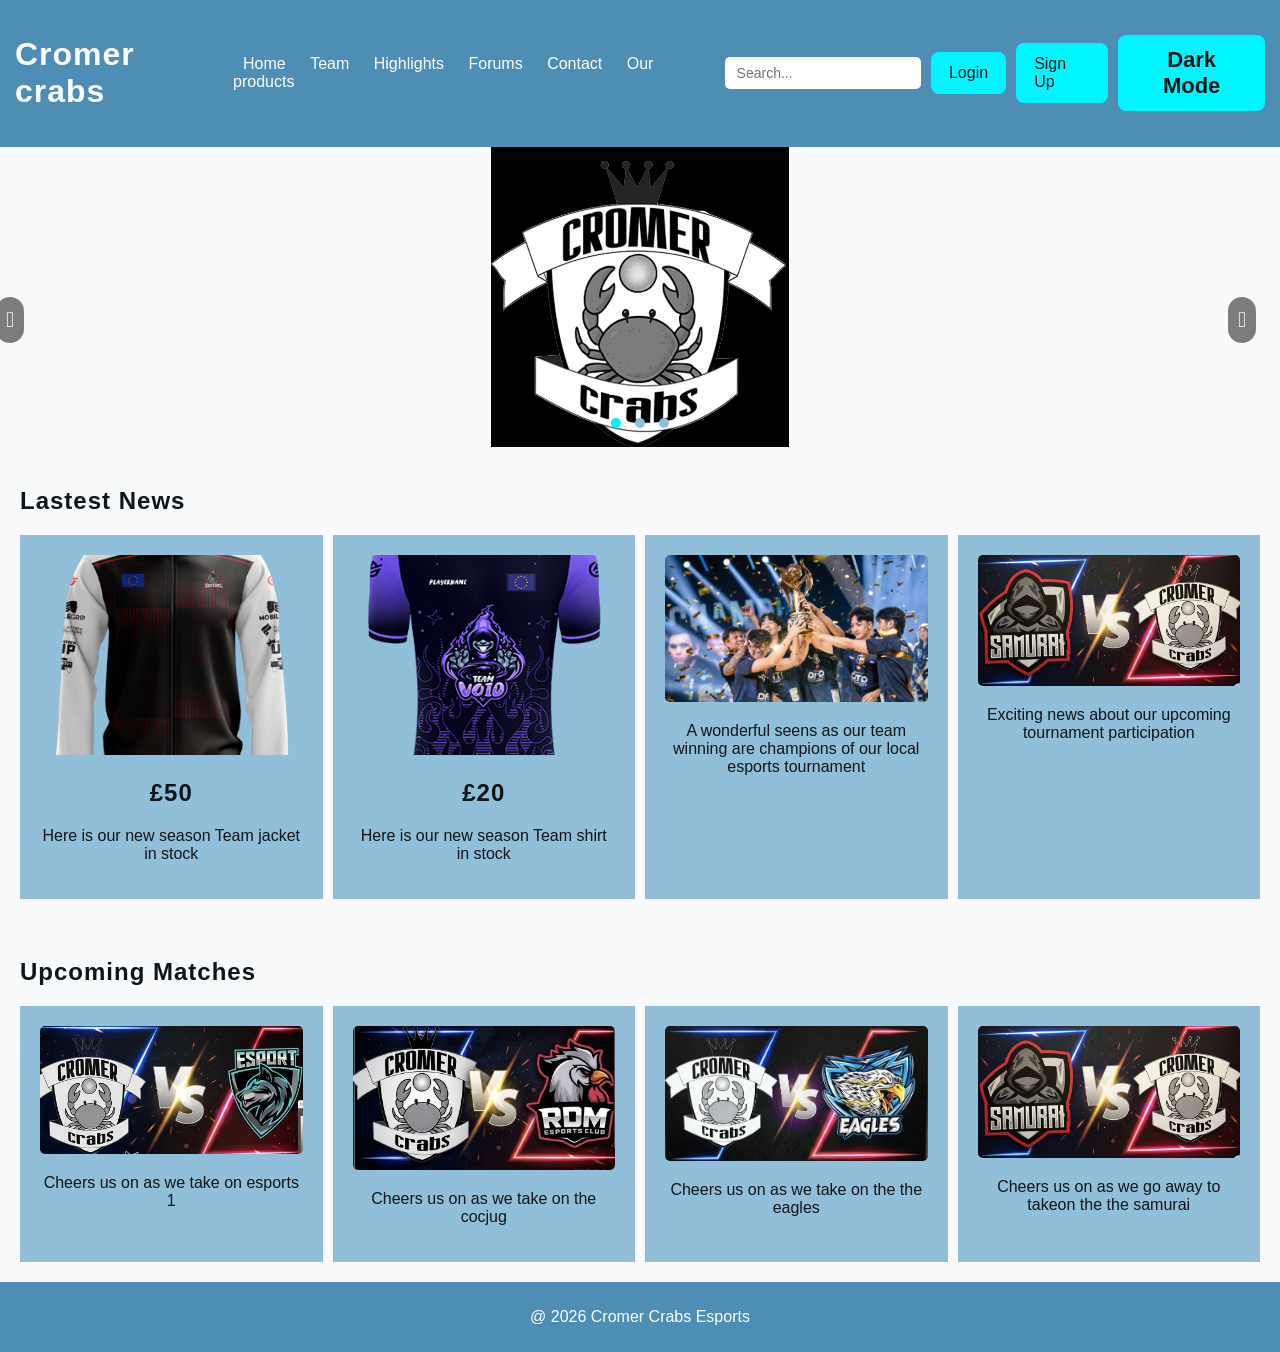
<file: index.html>
<!DOCTYPE html>
<html lang="en">
<head>
    <meta charset="UTF-8">
    <meta name="viewport" content="width=device-width, initial-scale=1.0">
    <title>home page</title>
    <link rel="stylesheet" href="style.css">
</head>
<body>
    
    <header>
    <h1 class="logo">Cromer crabs</h1>

    <nav>
        <a href="index.html">Home</a>
        <a href="team.html">Team</a>
        <a href="Highlight.html">Highlights</a>
        <a href="forums.html">Forums</a>
        <a href="contact.html">Contact</a>
        <a href="ourproducts.html">Our products</a>
    </nav>

    <div class="actions">
        <input type="text" placeholder="Search...">
        <a href="login.html">Login</a>
        <a href="signup.html">Sign Up</a>
        <button id="theme-toggle" class="theme-toggle">Toggle Theme</button>
    </div>
    </header>

    <section class="hero">
      <div class="slides">

        <div class="slide active"><img src="assets/carsouel 1.png" alt="Cromer Crabs Logo"></div>
        <div class="slide"><img src="assets/Gentle_Mates_marteen.png" alt="Marteen"></div>
        <div class="slide"><img src="assets/vs team 1.jpg" alt="cromer vs esport 1"></div>

      </div>

      <button class="prev">&#100094;</button>
      <button class="next">&#100095;</button>

      <div class="carousel-nav">
        <span class="dot active"></span>
        <span class="dot"></span>
        <span class="dot"></span>
      </div>
    </section>


    <section class="section">
        <h2>Lastest News</h2>
        <div class="grid">
            <div class="card"><img src="assets/Sentinel_Jacket-Front_Store.png" alt="jacket"><h2>£50</h2><p>Here is our new season Team jacket in stock</p></div>
            <div class="card"><img src="assets/team_void_Jersey_Front.png" alt="Shirt"><h2>£20</h2><p>Here is our new season Team shirt in stock</p></div>
            <div class="card"><img src="assets/team win 2.jpg" alt="team win"><p>A wonderful seens as our team winning are champions of our local esports tournament</p></div>
            <div class="card"><img src="assets/vs team 4.jpeg" alt="vs team 4"><p>Exciting news about our upcoming tournament participation</p></div>
        </div>
    </section>


    <section class="section">
        <h2>Upcoming Matches</h2>
        <div class="grid">
            <div class="card"><img src="assets/vs team 1.jpg" alt="vs team 1"><p>Cheers us on as we take on esports 1</p></div>
            <div class="card"><img src="assets/vs team 2.jpg" alt="vs team 2"><p>Cheers us on as we take on the cocjug</p></div>
            <div class="card"><img src="assets/vs team 3.jpeg" alt="vs team 3"><p>Cheers us on as we take on the the eagles</p></div>
            <div class="card"><img src="assets/vs team 4.jpeg" alt="vs team 4"><p>Cheers us on as we go away to takeon the the samurai</p></div>
        </div>
    </section>

    <footer>
        <p>@ 2026 Cromer Crabs Esports</p>
    </footer>

    <script src="script.js"></script>
</body>
</html>
</file>
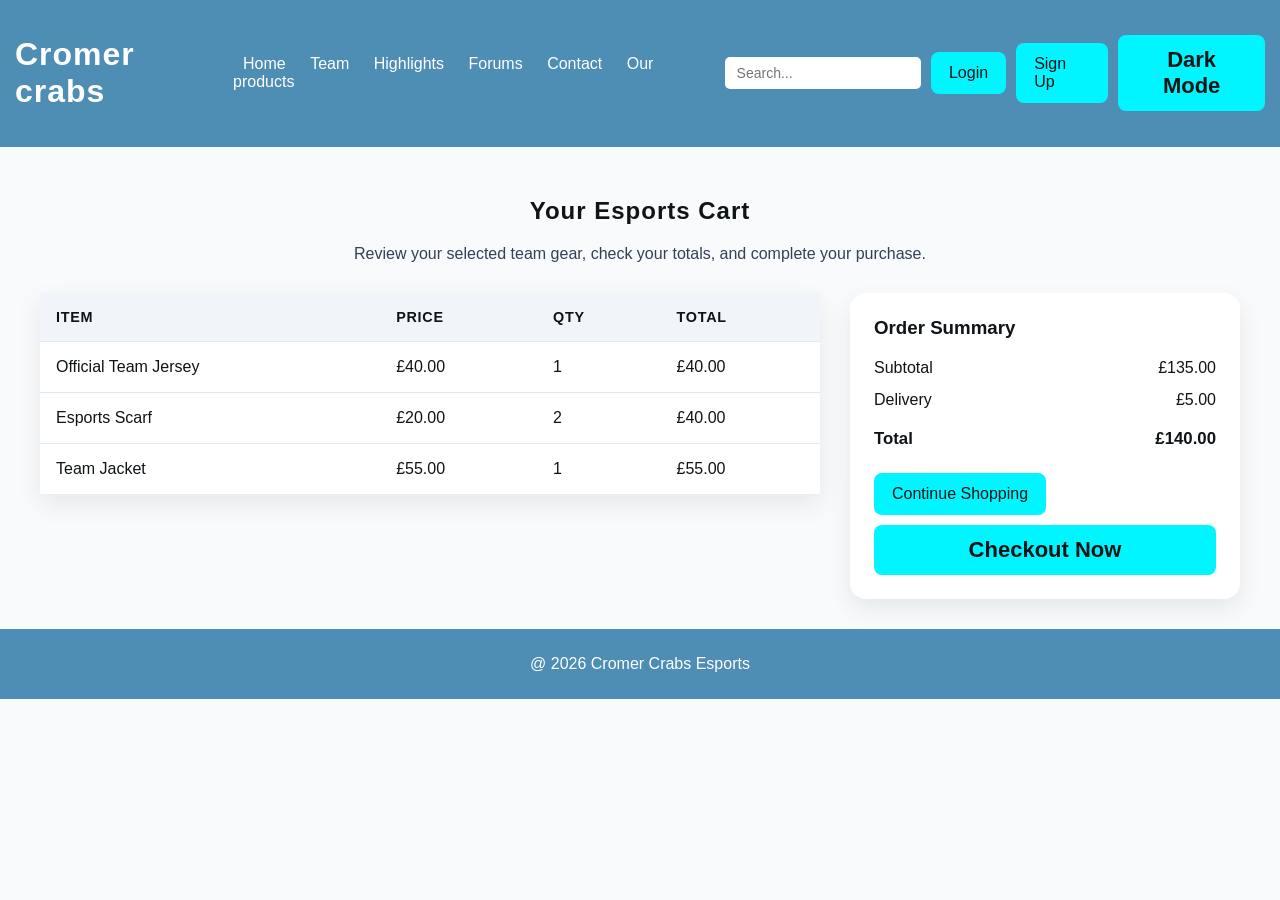
<file: cart.html>
<!DOCTYPE html>
<html lang="en">
<head>
    <meta charset="UTF-8">
    <meta name="viewport" content="width=device-width, initial-scale=1.0">
    <title>Esports Cart</title>
    <link rel="stylesheet" href="style.css">
</head>
<body>
    

    <header>
    <h1 class="logo">Cromer crabs</h1>

    <nav>
        <a href="index.html">Home</a>
        <a href="team.html">Team</a>
        <a href="Highlight.html">Highlights</a>
        <a href="forums.html">Forums</a>
        <a href="contact.html">Contact</a>
        <a href="ourproducts.html">Our products</a>
    </nav>

    <div class="actions">
        <input type="text" placeholder="Search...">
        <a href="login.html">Login</a>
        <a href="signup.html">Sign Up</a>
        <button id="theme-toggle" class="theme-toggle">Toggle Theme</button>
    </div>
    </header>

    <main class="cart-page">
        <section class="cart-intro">
            <h2>Your Esports Cart</h2>
            <p>Review your selected team gear, check your totals, and complete your purchase.</p>
        </section>

        <section class="cart-container">
            <table class="cart-table">
                <thead>
                    <tr>
                        <th>Item</th>
                        <th>Price</th>
                        <th>Qty</th>
                        <th>Total</th>
                    </tr>
                </thead>
                <tbody>
                    <tr>
                        <td>Official Team Jersey</td>
                        <td>£40.00</td>
                        <td>1</td>
                        <td>£40.00</td>
                    </tr>
                    <tr>
                        <td>Esports Scarf</td>
                        <td>£20.00</td>
                        <td>2</td>
                        <td>£40.00</td>
                    </tr>
                    <tr>
                        <td>Team Jacket</td>
                        <td>£55.00</td>
                        <td>1</td>
                        <td>£55.00</td>
                    </tr>
                </tbody>
            </table>

            <aside class="order-summary">
                <h3>Order Summary</h3>
                <div class="summary-row">
                    <span>Subtotal</span>
                    <span>£135.00</span>
                </div>
                <div class="summary-row">
                    <span>Delivery</span>
                    <span>£5.00</span>
                </div>
                <div class="summary-total">
                    <span>Total</span>
                    <span>£140.00</span>
                </div>
                <div class="cart-actions">
                    <a class="btn" href="ourproducts.html">Continue Shopping</a>
                    <button class="checkout-btn">Checkout Now</button>
                </div>
            </aside>
        </section>
    </main>

    <footer>
      <p>@ 2026 Cromer Crabs Esports</p>
    </footer>

    <script src="script.js"></script>
</body>
</html>
</file>
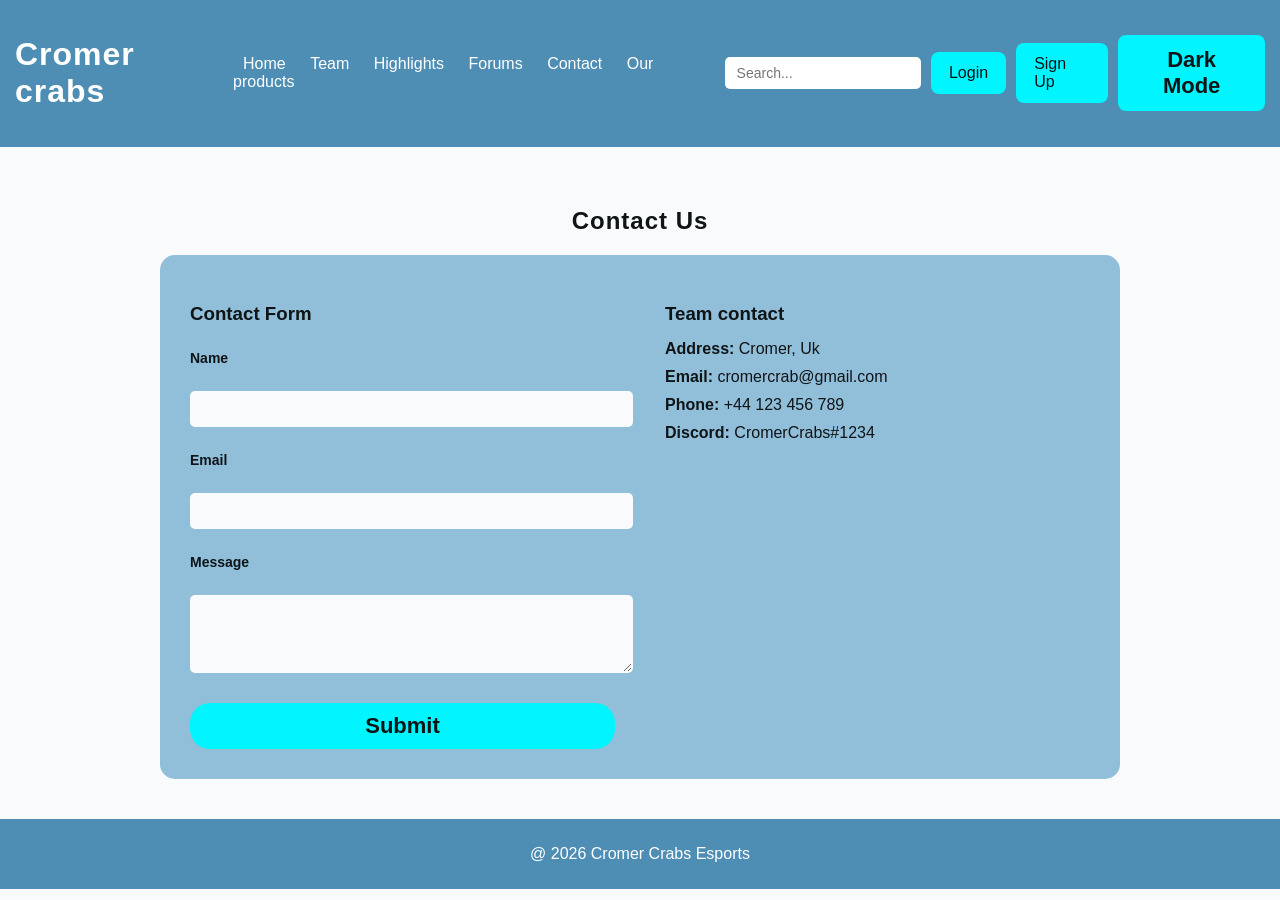
<file: contact.html>
<!DOCTYPE html>
<html lang="en">
<head>
    <meta charset="UTF-8">
    <meta name="viewport" content="width=device-width, initial-scale=1.0">
    <title>Contact</title>
    <link rel="stylesheet" href="style.css">
</head>
<body>
    

    <header>
    <h1 class="logo">Cromer crabs</h1>

    <nav>
        <a href="index.html">Home</a>
        <a href="team.html">Team</a>
        <a href="Highlight.html">Highlights</a>
        <a href="forums.html">Forums</a>
        <a href="contact.html">Contact</a>
        <a href="ourproducts.html">Our products</a>
    </nav>

    <div class="actions">
        <input type="text" placeholder="Search...">
        <a href="login.html">Login</a>
        <a href="signup.html">Sign Up</a>
        <button id="theme-toggle" class="theme-toggle">Toggle Theme</button>
    </div>
    </header>

    <section class="contact-section">
        <h2>Contact Us</h2>

        <div class="contact-container">

            <div class="contact-form">
                <h3>Contact Form</h3>

                <form>
                    <label>Name</label>
                    <input type="text"required>

                    <label>Email</label>
                    <input type="email"required>

                    <label>Message</label>
                    <textarea rows="4"></textarea>

                    <button type="submit" class="submit-btn">Submit</button>
                </form>
            </div>

            <div class="team-info">
                <h3>Team contact</h3>

                <p><strong>Address:</strong> Cromer, Uk</p>
                <p><strong>Email:</strong> cromercrab@gmail.com</p>
                <p><strong>Phone:</strong> +44 123 456 789</p>
                <p><strong>Discord:</strong> CromerCrabs#1234</p>
            </div>

        </div>
    </section>

    <footer>
        <p>@ 2026 Cromer Crabs Esports</p>
    </footer>

    <script src="script.js"></script>
</body>
</html>
</file>
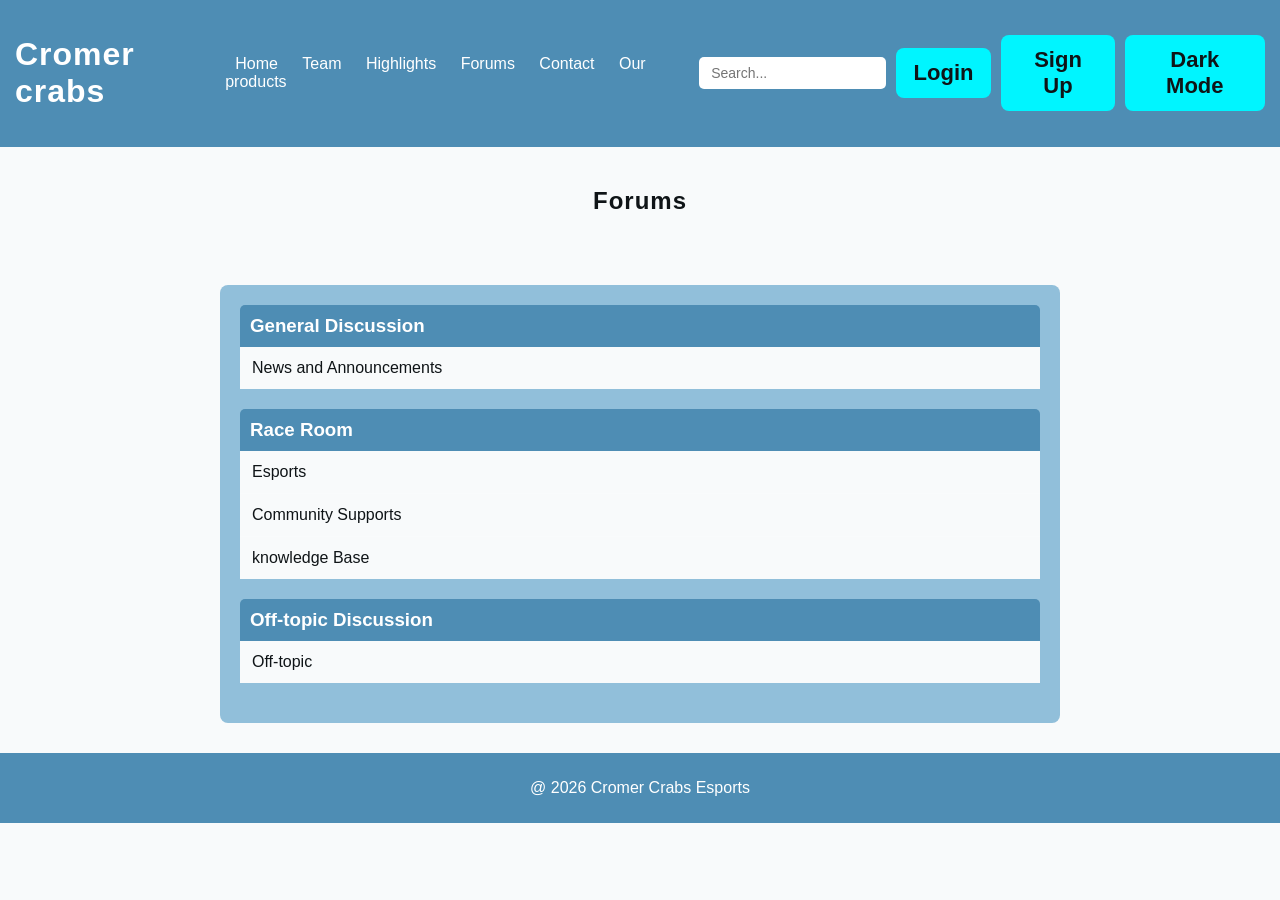
<file: forums.html>
<!DOCTYPE html>
<html lang="en">
<head>
    <meta charset="UTF-8">
    <meta name="viewport" content="width=device-width, initial-scale=1.0">
    <title>Forums</title>
    <link rel="stylesheet" href="style.css">
</head>
<body>
    

     <header>
    <h1 class="logo">Cromer crabs</h1>

    <nav>
        <a href="index.html">Home</a>
        <a href="team.html">Team</a>
        <a href="Highlight.html">Highlights</a>
        <a href="forums.html">Forums</a>
        <a href="contact.html">Contact</a>
        <a href="ourproducts.html">Our products</a>
    </nav>

    <div class="actions">
        <input type="text" placeholder="Search...">
        <button class>Login</button>
        <button>Sign Up</button>
        <button id="theme-toggle" class="theme-toggle">Toggle Theme</button>
    </div>
    </header>

<section class="page-title">
    <h2>Forums</h2>
</section>

<section class="forums-container">
    <div class="forum-group">
        <h3>General Discussion</h3>

        <div class="forum-item">News and Announcements</div>
    </div>
    <div class="forum-group">
        <h3>Race Room</h3>

        <div class="forum-item">Esports</div>
        <div class="forum-item">Community Supports</div>
        <div class="forum-item">knowledge Base</div>        
    </div>

    <div class="forum-group">
        <h3>Off-topic Discussion</h3>

        <div class="forum-item">Off-topic</div>
    </div>
</section>

    <footer>
      <p>@ 2026 Cromer Crabs Esports</p>
    </footer>
    
    <script src="script.js"></script>
</body>
</html>
</file>
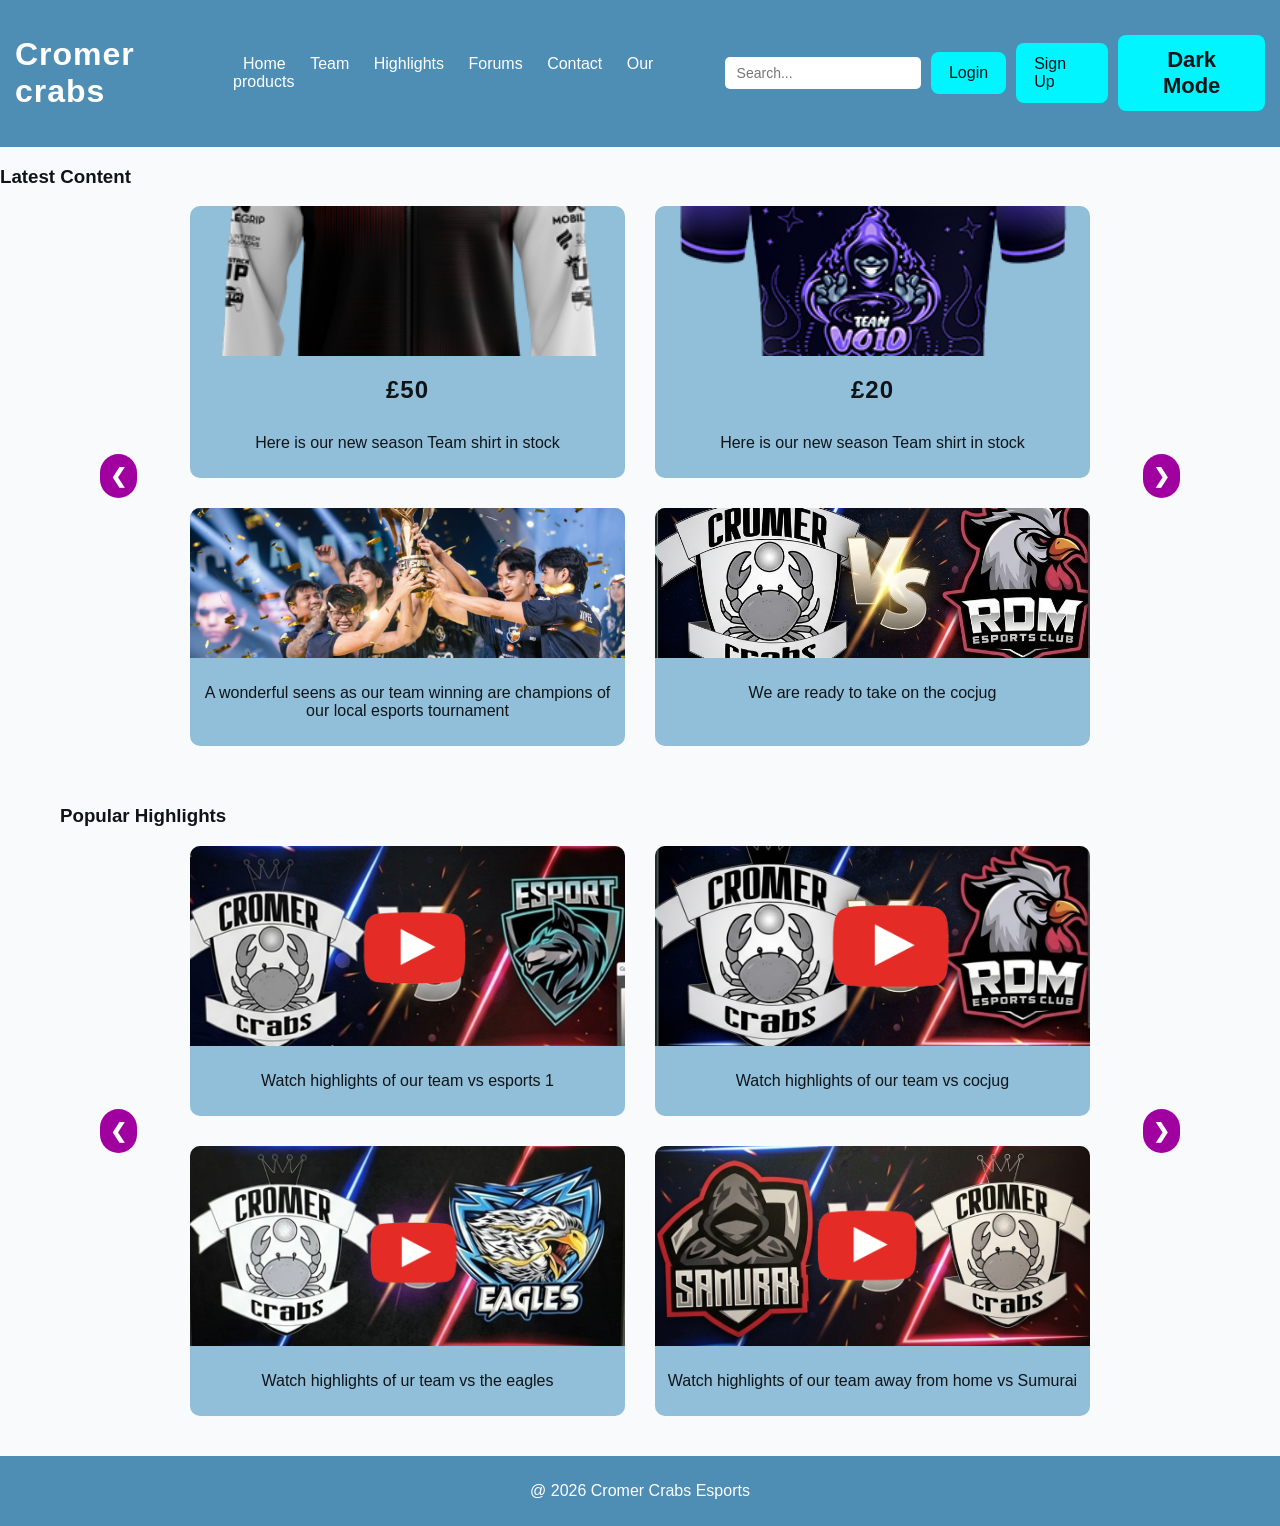
<file: Highlight.html>
<!DOCTYPE html>
<html lang="en">
<head>
    <meta charset="UTF-8">
    <meta name="viewport" content="width=device-width, initial-scale=1.0">
    <title>Higlights</title>
    <link rel="stylesheet" href="style.css">
</head>
<body>
    
    <header>
    <h1 class="logo">Cromer crabs</h1>

    <nav>
        <a href="index.html">Home</a>
        <a href="team.html">Team</a>
        <a href="Highlight.html">Highlights</a>
        <a href="forums.html">Forums</a>
        <a href="contact.html">Contact</a>
        <a href="ourproducts.html">Our products</a>
    </nav>

    <div class="actions">
        <input type="text" placeholder="Search...">
        <a href="login.html">Login</a>
        <a href="signup.html">Sign Up</a>
        <button id="theme-toggle" class="theme-toggle">Toggle Theme</button>
    </div>
    </header>

    <section class="Highlight-section">
        <h3>Latest Content</h3>

        <div class="highlight-container">
            
            <button class="arrow left">&#10094;</button>

            <div class="highlight-grid">
                <div class="highlight-card">
                    <img src="assets/Sentinel_Jacket-Front_Store.png">
                    <h2>£50</h2><p>Here is our new season Team shirt in stock</p>
                </div>

                <div class="highlight-card">
                   <img src="assets/team_void_Jersey_Front.png">
                   <h2>£20</h2><p>Here is our new season Team shirt in stock</p>
                </div>

               <div class="highlight-card">
                  <img src="assets/team win 2.jpg">
                  <p>A wonderful seens as our team winning are champions of our local esports tournament</p>
               </div>

            <div class="highlight-card">
               <img src="assets/vs team 2.jpg">
               <p>We are ready to take on the cocjug</p>
            </div>
        </div>

        <button class="arrow right">&#10095;</button>
    </div>
    </section>



    <section class="highlight-section">
        <h3>Popular Highlights</h3>

        <div class="highlight-container">

            <button class="arrow left">&#10094;</button>

            <div class="highlight-grid">
                <div class="highlight-card large">
                    <img src="assets/Picture1.png">
                    <p>Watch highlights of our team vs esports 1</p>
                </div>

            <div class="highlight-card large">
                <img src="assets/Picture2.png">
                <p>Watch highlights of our team vs cocjug</p>
            </div>

            <div class="highlight-card large">
                <img src="assets/picture 3.png">
                <p>Watch highlights of ur team vs the eagles</p>
            </div>
        
        <div class="highlight-card large">
            <img src="assets/Picture 4.png">
            <p>Watch highlights of our team away from home vs Sumurai</p>
        </div>
           </div>
        <button class="arrow right">&#10095;</button>
    </div>
    </section>


    <footer>
      <p>@ 2026 Cromer Crabs Esports</p>
    </footer>
    
    <script src="script.js"></script>
</body>
</html>
</file>
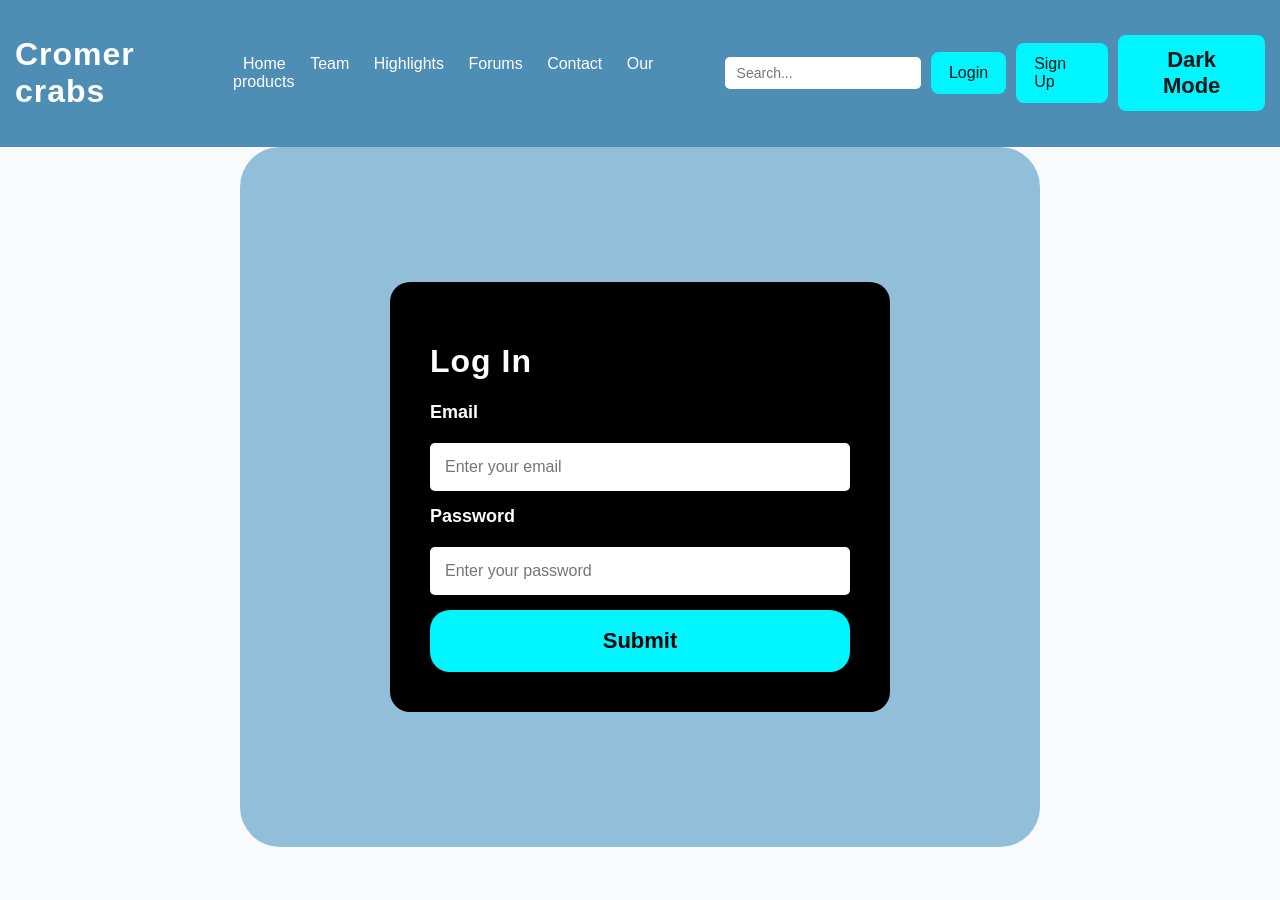
<file: login.html>
<!DOCTYPE html>
<html lang="en">
<head>
    <meta charset="UTF-8">
    <meta name="viewport" content="width=device-width, initial-scale=1.0">
    <title>Log in</title>
    <link rel="stylesheet" href="style.css">
</head>
<body>

    
    <header>
    <h1 class="logo">Cromer crabs</h1>

    <nav>
        <a href="index.html">Home</a>
        <a href="team.html">Team</a>
        <a href="Highlight.html">Highlights</a>
        <a href="forums.html">Forums</a>
        <a href="contact.html">Contact</a>
        <a href="ourproducts.html">Our products</a>
    </nav>

    <div class="actions">
        <input type="text" placeholder="Search...">
        <a href="login.html">Login</a>
        <a href="signup.html">Sign Up</a>
        <button id="theme-toggle" class="theme-toggle">Toggle Theme</button>
    </div>
    </header>
    
    <div class="login-container">

        <div class="login-box">
            <h1>Log In</h1>

        <form>

            <label>Email</label>
            <input type="email" placeholder="Enter your email" required>

            <label>Password</label>
            <input type="password" placeholder="Enter your password" required>

            
            <button type="submit">Submit</button>
        </form>
        </div>
    </div>

    <script src="script.js"></script>
</body>
</html>
</file>
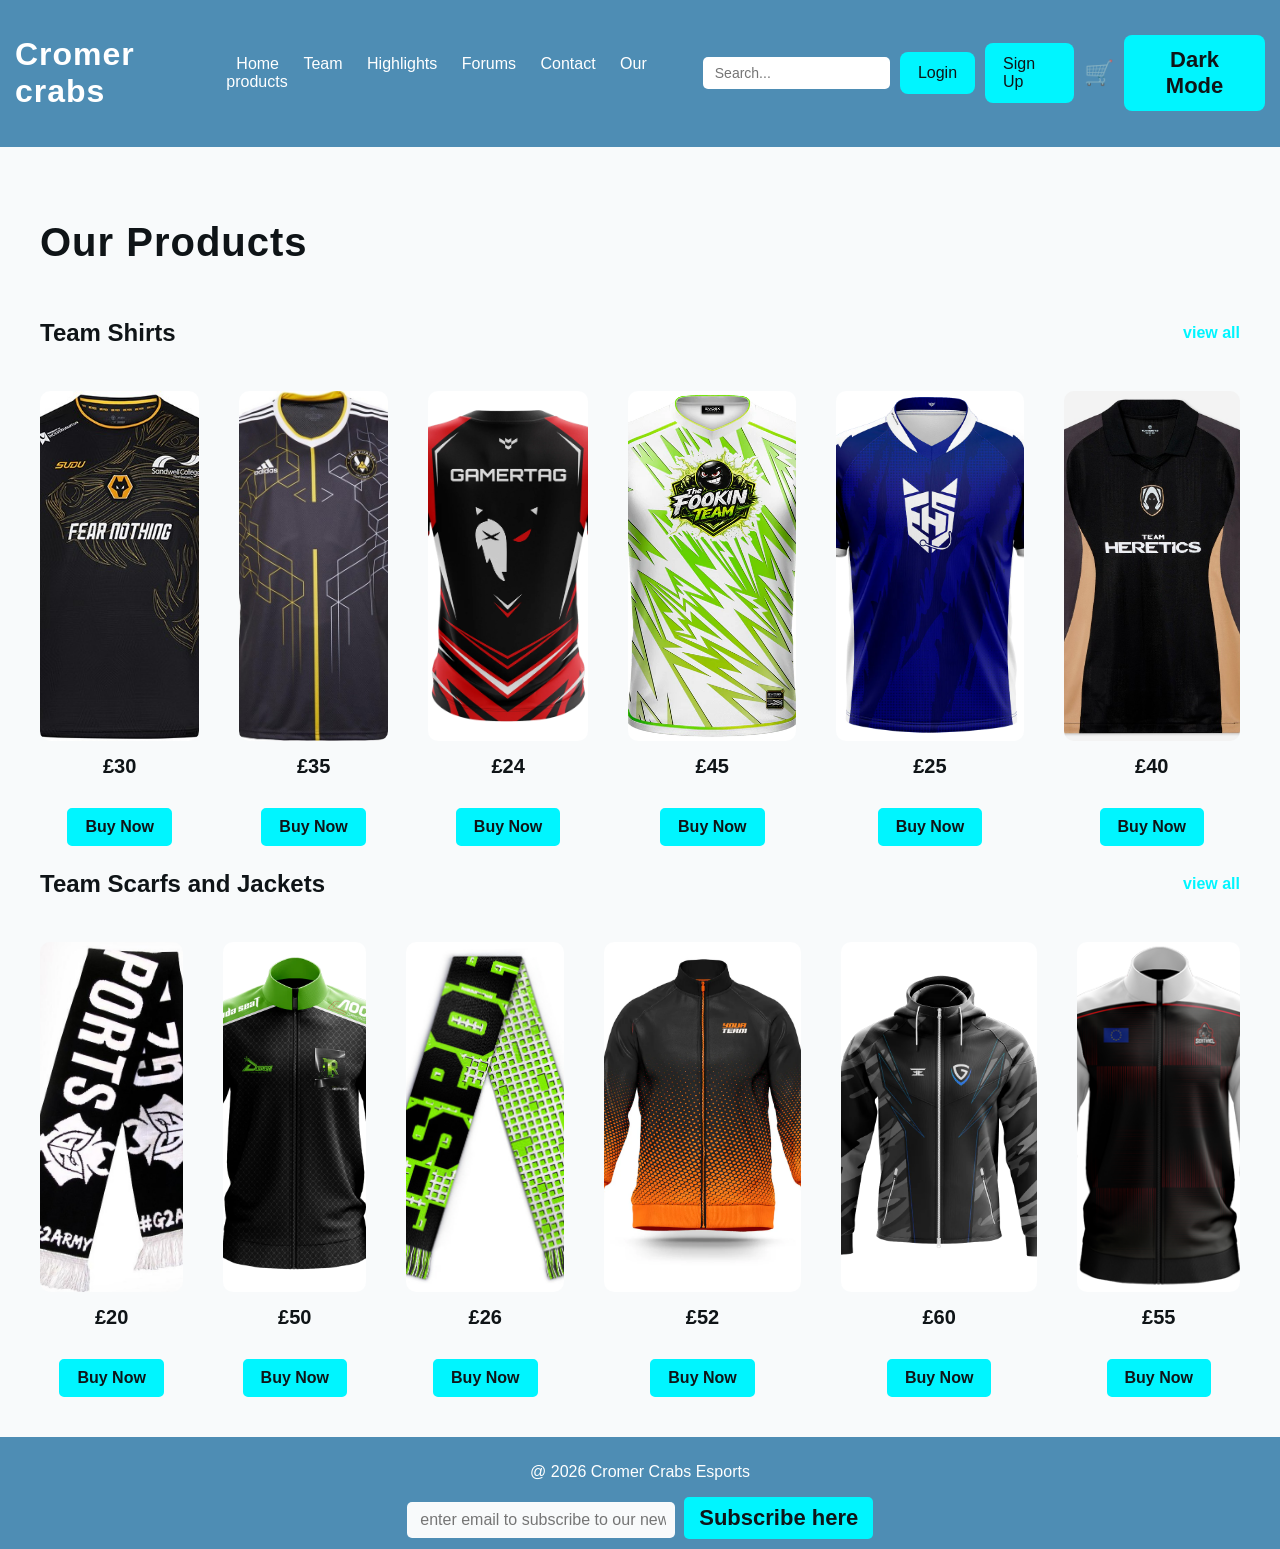
<file: ourproducts.html>
<!DOCTYPE html>
<html lang="en">
<head>
    <meta charset="UTF-8">
    <meta name="viewport" content="width=device-width, initial-scale=1.0">
    <title>Our products</title>
    <link rel="stylesheet" href="style.css">
</head>
<body>
    
    <header>
    <h1 class="logo">Cromer crabs</h1>

    <nav>
        <a href="index.html">Home</a>
        <a href="team.html">Team</a>
        <a href="Highlight.html">Highlights</a>
        <a href="forums.html">Forums</a>
        <a href="contact.html">Contact</a>
        <a href="ourproducts.html">Our products</a>
    </nav>

    <div class="actions">
        <input type="text" placeholder="Search...">
        <a href="login.html">Login</a>
        <a href="signup.html">Sign Up</a>
        <a class="cart-icon" href="cart.html" title="Go to Cart">🛒</a>
        <button id="theme-toggle" class="theme-toggle">Toggle Theme</button>
    </div>
    </header>

    <section class="product-page">

        <h2>Our Products</h2>

        <div class="category-header">
            <h3>Team Shirts</h3>
            <a href="">view all</a>
        </div>

        <div class="products-grid">

        <div class="product-card">
            <img src="assets/6040.jpg" alt="Team Shirt 1">
            <p>£30</p>
            <a href="cart.html" class="buy-now-btn">Buy Now</a>
        </div>

        <div class="product-card">
            <img src="assets/ad33691_1_cloudzoom.jpg" alt="Team Shirt 2">
            <p>£35</p>
            <a href="cart.html" class="buy-now-btn">Buy Now</a>
        </div>

        <div class="product-card">
            <img src="assets/team 4.webp" alt="Team Shirt 3">
            <p>£24</p>
            <a href="cart.html" class="buy-now-btn">Buy Now</a>
        </div>

        <div class="product-card">
            <img src="assets/team 5.webp" alt="Team Shirt 4">
            <p>£45</p>
            <a href="cart.html" class="buy-now-btn">Buy Now</a>
        </div>

        <div class="product-card">
            <img src="assets/team 7.webp" alt="Team Shirt 5">
            <p>£25</p>
            <a href="cart.html" class="buy-now-btn">Buy Now</a>
        </div>

        <div class="product-card">
            <img src="assets/official-pro-jersey-valorant-2025.jpg" alt="Team Shirt 6">
            <p>£40</p>
            <a href="cart.html" class="buy-now-btn">Buy Now</a>
        </div>
        </div>


        <div class="category-header">
            <h3>Team Scarfs and Jackets</h3>
            <a href="">view all</a>
        </div>

        <div class="products-grid">

            <div class="product-card">
                <img src="assets/scarf_esports.jpg" alt="Team Scarf 1">
                <p>£20</p>
                <a href="cart.html" class="buy-now-btn">Buy Now</a>
            </div>

            <div class="product-card">
                <img src="assets/Refuse-Jacket-Front-2021_1024x1024.webp" alt="Team Jacket 1">
                <p>£50</p>
                <a href="cart.html" class="buy-now-btn">Buy Now</a>
            </div>

            <div class="product-card">
            <img src="assets/scarf 2.jpg" alt="Team Scarf 2">
            <p>£26</p>
            <a href="cart.html" class="buy-now-btn">Buy Now</a>
            </div>

            <div class="product-card">
            <img src="assets/jacket 3.webp" alt="Team Jacket 4">
            <p>£52</p>
            <a href="cart.html" class="buy-now-btn">Buy Now</a>
            </div>

            <div class="product-card">
            <img src="assets/jacket 4.webp" alt="Team Jacket 3">
            <p>£60</p>
            <a href="cart.html" class="buy-now-btn">Buy Now</a>
            </div>

            <div class="product-card">
                <img src="assets/Sentinel_Jacket-Front_Store.png" alt="Team Jacket 2">
                <p>£55</p>
                <a href="cart.html" class="buy-now-btn">Buy Now</a>
            </div>
        </div>
    </section>



    <footer>
      <p>@ 2026 Cromer Crabs Esports</p>

      <div class="subscribe-box">
        <input type="email" placeholder=" enter email to subscribe to our newsletter">
        <button>Subscribe here</button>
      </div>
    </footer>
    
    <script src="script.js"></script>
</body>
</html>
</file>
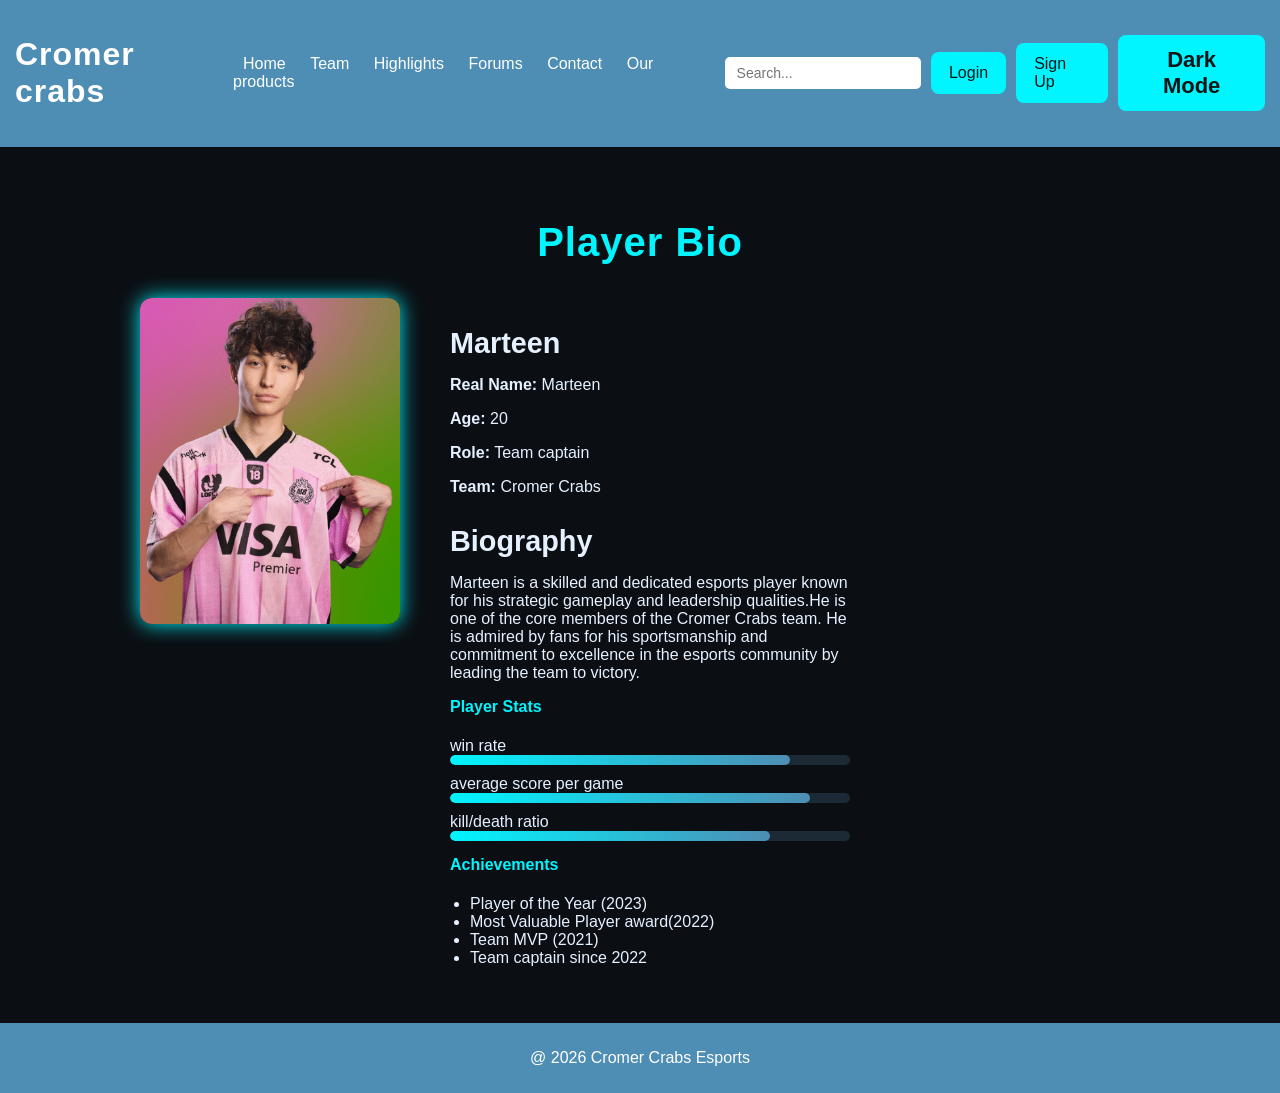
<file: player.html>
<!DOCTYPE html>
<html lang="en">
<head>
    <meta charset="UTF-8">
    <meta name="viewport" content="width=device-width, initial-scale=1.0">
    <title>Player Profile</title>
    <link rel="stylesheet" href="style.css">
</head>
<body class="bio-page">
    
    <header>
    <h1 class="logo">Cromer crabs</h1>

    <nav>
        <a href="index.html">Home</a>
        <a href="team.html">Team</a>
        <a href="Highlight.html">Highlights</a>
        <a href="forums.html">Forums</a>
        <a href="">Contact</a>
        <a href="ourproducts.html">Our products</a>
    </nav>

    <div class="actions">
        <input type="text" placeholder="Search...">
        <a href="login.html">Login</a>
        <a href="signup.html">Sign Up</a>
        <button id="theme-toggle" class="theme-toggle">Toggle Theme</button>
    </div>
    </header>


    <section class="bio-container">

        <h2 class="bio-title">Player Bio</h2>

        <div class="bio-content">


            <div class="bio-image">
                <img src="assets/Gentle_Mates_marteen.png" alt="Player five">
            </div>

            <div class="bio-details">
             <h3>Marteen</h3>
              <p><strong>Real Name:</strong> Marteen</p>
              <p><strong>Age:</strong> 20</p>
              <p><strong>Role:</strong> Team captain</p>
              <p><strong>Team:</strong> Cromer Crabs</p>

              <h3>Biography</h3>
              <p>Marteen is a skilled and dedicated esports player known for his strategic gameplay and leadership qualities.He is one of the core members of the Cromer Crabs team. He is admired by fans for his sportsmanship and commitment to excellence in the esports community by leading the team to victory.</p>

              <h4>Player Stats</h4>

              <div class="stat">
                <span>win rate</span>
                <div class="bar"><div class="fill" style="width: 85%;"></div></div>
              </div>

              <div class="stat">
                    <span>average score per game</span>
                    <div class="bar"><div class="fill" style="width: 90%;"></div></div>
                </div>

                <div class="stat">
                    <span>kill/death ratio</span>
                    <div class="bar"><div class="fill" style="width: 80%;"></div></div>
                </div>

              <h4>Achievements</h4>
              <ul>
                <li>Player of the Year (2023)</li>
                <li>Most Valuable Player award(2022)</li>
                <li>Team MVP (2021)</li>
                <li>Team captain since 2022</li>
              </ul>
            </div>
        </div>
    </section>

    
    <footer>
      <p>@ 2026 Cromer Crabs Esports</p>
    </footer>

    <script src="script.js"></script>
</body>
</html>
</file>
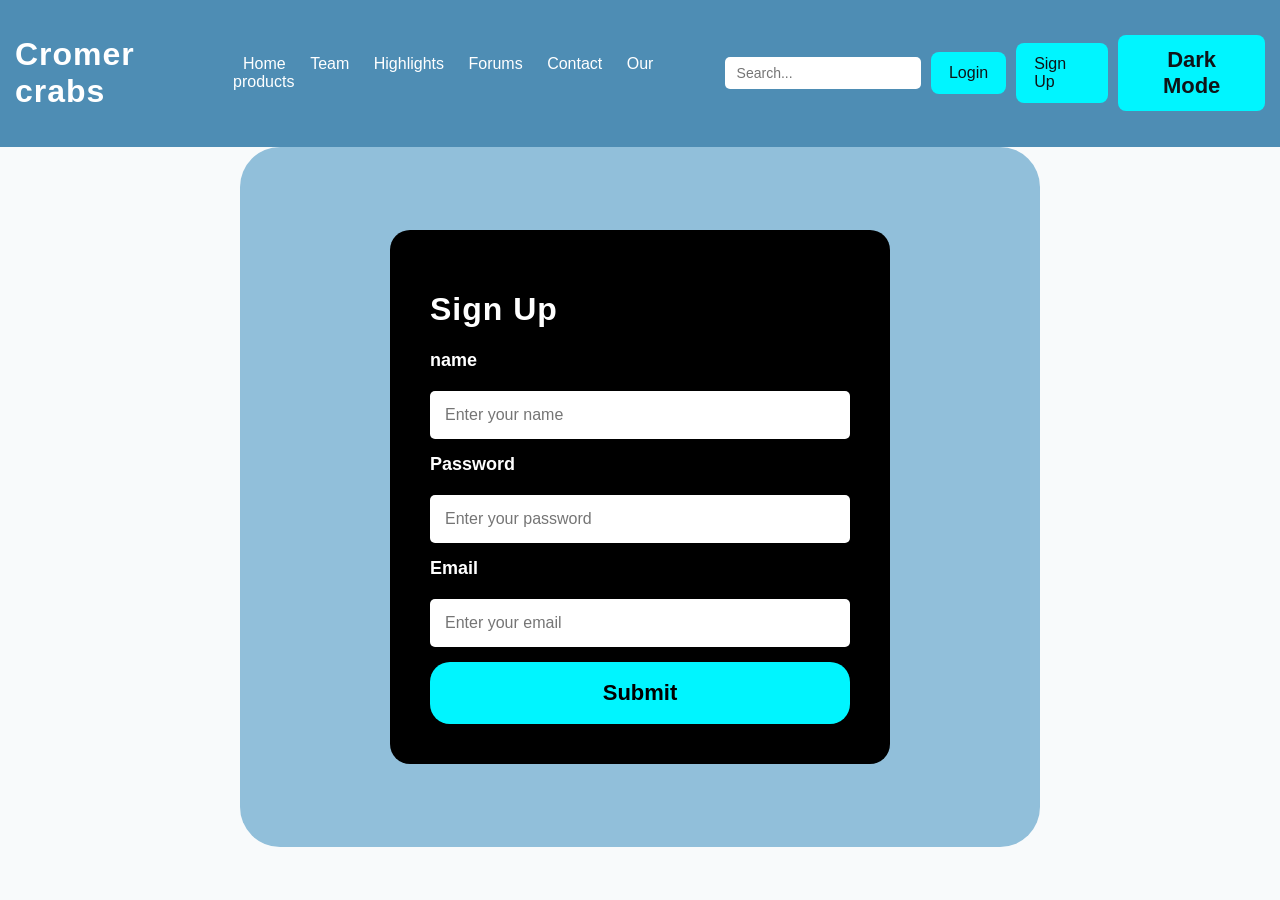
<file: signup.html>
<!DOCTYPE html>
<html lang="en">
<head>
    <meta charset="UTF-8">
    <meta name="viewport" content="width=device-width, initial-scale=1.0">
    <title>Sign Up</title>
    <link rel="stylesheet" href="style.css">
</head>
<body>

    
    <header>
    <h1 class="logo">Cromer crabs</h1>

    <nav>
        <a href="index.html">Home</a>
        <a href="team.html">Team</a>
        <a href="Highlight.html">Highlights</a>
        <a href="forums.html">Forums</a>
        <a href="contact.html">Contact</a>
        <a href="ourproducts.html">Our products</a>
    </nav>

    <div class="actions">
        <input type="text" placeholder="Search...">
        <a href="login.html">Login</a>
        <a href="signup.html">Sign Up</a>
        <button id="theme-toggle" class="theme-toggle">Toggle Theme</button>
    </div>
    </header>
    
    <div class="signup-container">

        <div class="signup-box">
            <h1>Sign Up</h1>

        <form>
            <label>name</label>
            <input type="text" placeholder="Enter your name" required>

            <label>Password</label>
            <input type="password" placeholder="Enter your password" required>

            <label>Email</label>
            <input type="email" placeholder="Enter your email" required>

            <button type="submit">Submit</button>
        </form>
        </div>
    </div>

    <script src="script.js"></script>
</body>
</html>
</file>
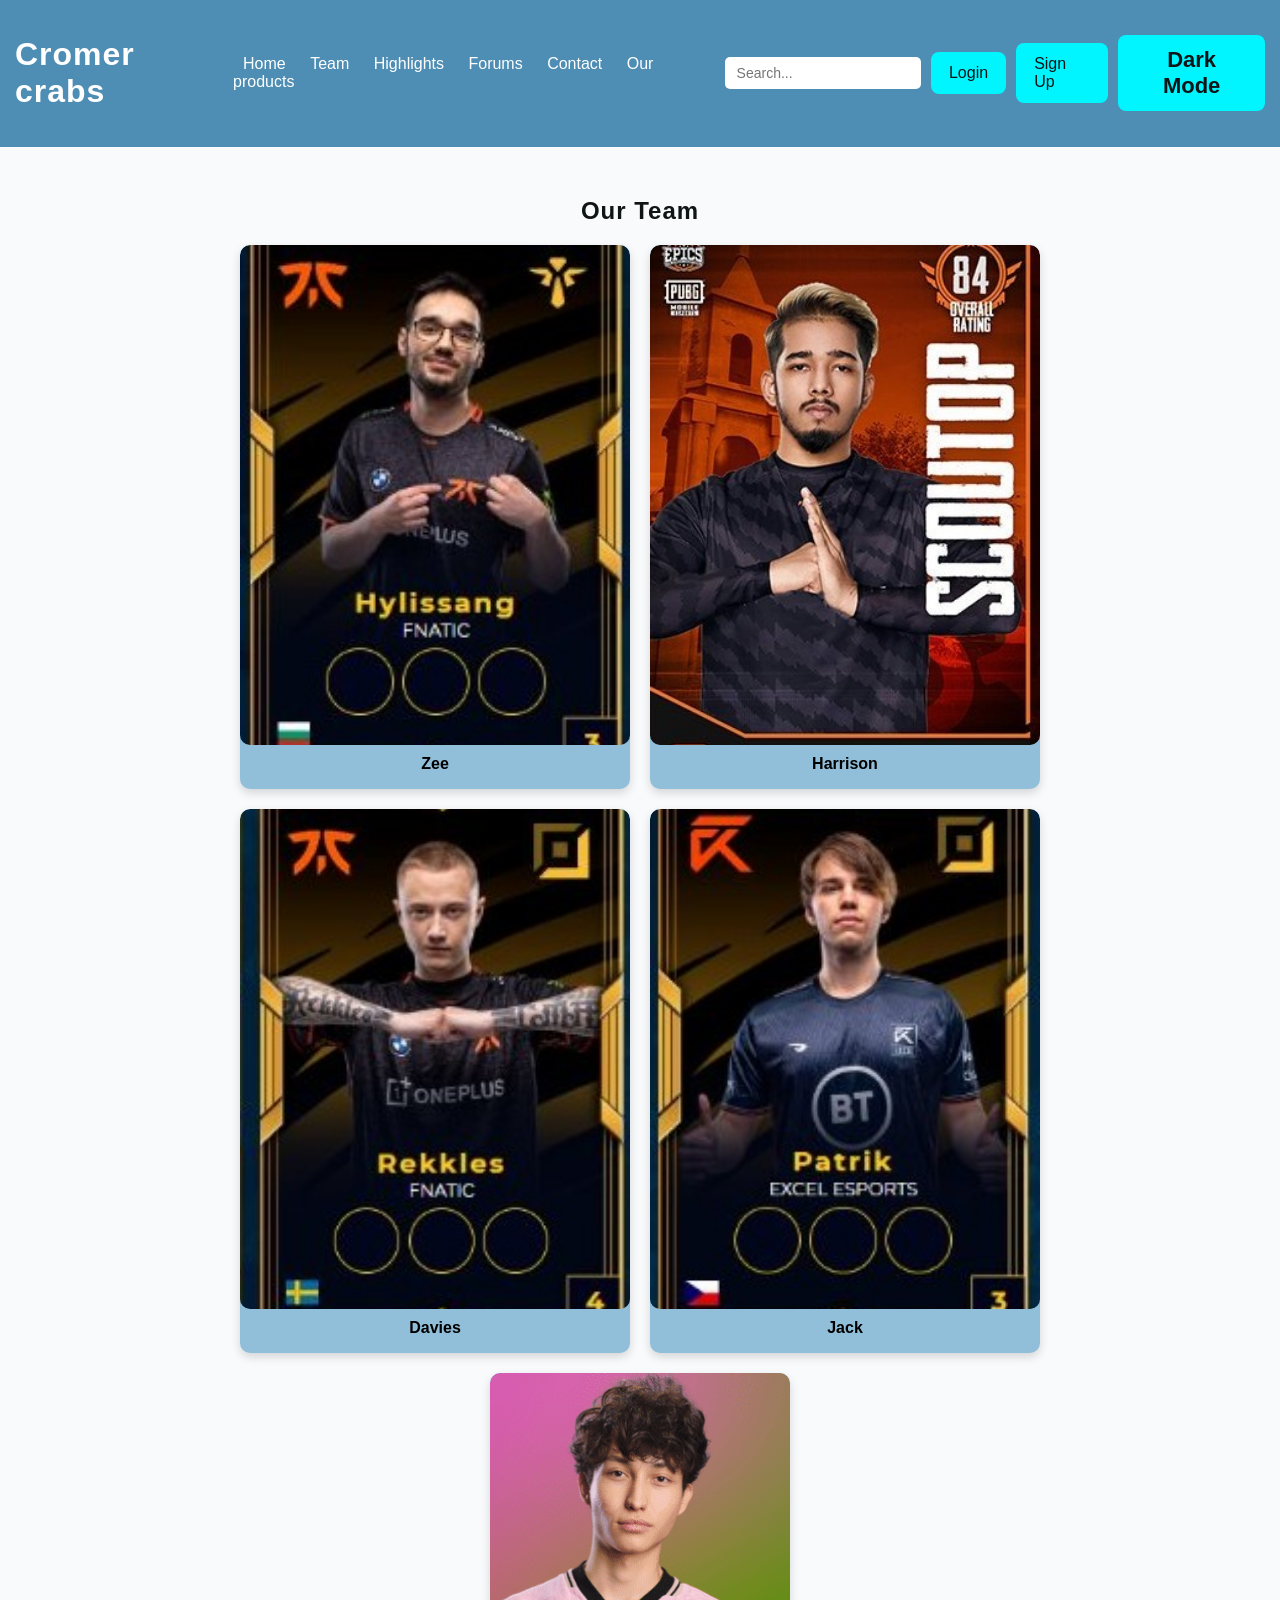
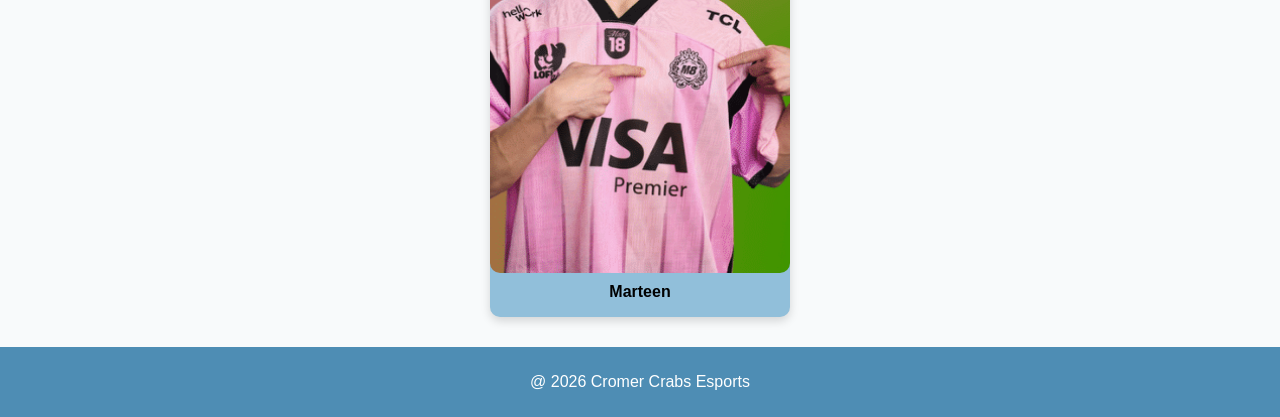
<file: team.html>
<!DOCTYPE html>
<html lang="en">
<head>
    <meta charset="UTF-8">
    <meta name="viewport" content="width=device-width, initial-scale=1.0">
    <title>team</title>
    <link rel="stylesheet" href="style.css">
</head>
<body>
    
    <header>
    <h1 class="logo">Cromer crabs</h1>

    <nav>
        <a href="index.html">Home</a>
        <a href="team.html">Team</a>
        <a href="Highlight.html">Highlights</a>
        <a href="forums.html">Forums</a>
        <a href="contact.html">Contact</a>
        <a href="ourproducts.html">Our products</a>
    </nav>

    <div class="actions">
        <input type="text" placeholder="Search...">
        <a href="login.html">Login</a>
        <a href="signup.html">Sign Up</a>
        <button id="theme-toggle" class="theme-toggle">Toggle Theme</button>
    </div>
    </header>

    <section class="team-section">
        <h2>Our Team</h2>

        <div class="team-grid">

            <div class="player-card">
                <img src="assets/image 3.jpg" alt="Zee">
                <p>Zee</p>
            </div>

            <div class="player-card">
                <img src="assets/image 4.jpg" alt="Harrison">
                <p>Harrison</p>
            </div>

            <div class="player-card">
                <img src="assets/image 8.jpg" alt="Davies">
                <p>Davies</p>
            </div>

            <div class="player-card">
                <img src="assets/image 7.jpg" alt="Jack">
                <p>Jack</p>
            </div>


        <a href="player.html"
            <div class="player-card center-card">
                <img src="assets/Gentle_Mates_marteen.png" alt="Marteen">
                <p>Marteen</p>
            </div>
        </a>

        </div>
    </section>


    <footer>
      <p>@ 2026 Cromer Crabs Esports</p>
    </footer>
    
    <script src="script.js"></script>
</body>
</html>
</file>
<file: style.css>
:root {
    --text: #0f1417;
    --background: #f8fafb;
    --primary: #4e8db4;
    --secondary: #91bfda;
    --accent: #00f5ff;
}

body.dark-theme {
    --text: #f8fafc;
    --background: #0f172a;
    --primary: #1e293b;
    --secondary: #334155;
    --accent: #38bdf8;
}

body {
    margin: 0;
    font-family: 'Roboto', sans-serif;
    background: var(--background);
    color: var(--text);
}

h1,h2 {
    font-family: 'Bebas Neue', sans-serif;
    letter-spacing: 1px;
}

header {
    display: flex;
    justify-content: space-between;
    align-items: center;
    padding: 15px;
    background: var(--primary);
    color: white;
}

nav a {
    margin: 0 10px;
    text-decoration: none;
    color: white;
}

nav a:hover {
    color: var(--accent);
}

.actions input {
    padding: 5px;
}

.actions button,
.actions a {
    margin-left: 5px;
    background: var(--accent);
    border: none;
    padding: 6px 10px;
    cursor: pointer;
    text-decoration: none;
    color: inherit;
    display: inline-block;
}

.cart-icon {
    background: none !important;
    padding: 0 !important;
    font-size: 24px;
    line-height: 1;
    transition: transform 0.2s ease;
}

.cart-icon:hover {
    transform: scale(1.2);
}

.buy-now-btn {
    display: inline-block;
    background: var(--accent);
    color: var(--text);
    padding: 8px 16px;
    margin-top: 10px;
    border-radius: 5px;
    text-decoration: none;
    font-weight: bold;
    transition: all 0.3s ease;
    border: 2px solid var(--accent);
}

.buy-now-btn:hover {
    background: var(--primary);
    color: white;
    transform: translateY(-2px);
    box-shadow: 0 4px 8px rgba(0, 0, 0, 0.2);
}

.button:hover {
    background: white;
}

.hero {
    position: relative;
    height: 300px;
    overflow: hidden;
}

.slide {
    display: none;
    height: 300px;
    position: relative;
}

.slide img {
    width: 100%;
    height: 100%;
    object-fit: contain;
}

.slide.active {
    display: block;
}

.prev, .next {
    position: absolute;
    top: 50%;
    transform: translate(-50%);
    background: rgba(0, 0, 0, 0.5);
    color: white;
    border: none;
    padding: 10px;
    cursor: pointer;
}

.prev { left: 10px; }
.next { right: 10px; }

.theme-toggle {
    background: var(--accent);
    margin-left: 10px;
    border-radius: 5px;
    border: none;
    padding: 6px 10px;
    cursor: pointer;
}

.carousel-nav {
    position: absolute;
    bottom: 10px;
    width: 100%;
    text-align: center;
}

.dot {
    height: 10px;
    width: 10px;
    background: var(--secondary);
    display: inline-block;
    margin: 5px;
    border-radius: 50%;
    cursor: pointer;
}

.dot.active {
    background: var(--accent);
}

.section {
    padding: 20px;
}

.team-section {
    padding: 30px;
    text-align: center;
}

.team-container {
    padding: 40px;
    text-align: center;
}

.team-grid {
    display: grid;
    grid-template-columns: repeat(2, 1fr);
    gap: 20px;
    max-width: 800px;
    margin: auto;
}
.player-card {
    background: var(--secondary);
    border-radius: 10px;
    overflow: hidden;
    box-shadow: 0 4px 10px rgba(0, 0, 0, 0.15);
}

.player-card img {
    width: 100%;
    height: 500px;
    object-fit: cover;
    border-radius: 10px;
    display: block;
}

.player-card img:hover {
    transform: scale(1.05);
    transform: 0.3s;
}

.player-card p {
    margin-top: 10px;
    font-weight: bold;
}

/*CENTER CARD (bottom middle) */
.center-card {
    grid-column: span 2;
    width: 300px;
    margin: auto;
}

.grid {
    display: grid;
    grid-template-columns: repeat(auto-fit, minmax(250px, 1fr));
    gap: 10px;
}

.card {
    background-color: var(--secondary);
    padding: 20px;
    text-align: center;
}

.card img {
    width: 100%;
    height: auto;
    max-height: 200px;
    object-fit: cover;
    border-radius: 5px;
}

footer {
    background: var(--primary);
    color: white;
    text-align: center;
    padding: 10px;
}

.page-title {
    padding: 20px;
    text-align: center;
}

.cart-link {
    background: #ffffff;
    color: var(--text);
    border-radius: 4px;
    padding: 6px 10px;
    text-decoration: none;
    border: 1px solid rgba(255,255,255,0.3);
}

.cart-page {
    padding: 30px 20px;
    max-width: 1200px;
    margin: 0 auto;
}

.cart-intro {
    text-align: center;
    margin-bottom: 30px;
}

.cart-intro p {
    max-width: 700px;
    margin: 0 auto;
    color: #334155;
}

.cart-container {
    display: grid;
    gap: 30px;
    grid-template-columns: 2fr 1fr;
    align-items: start;
}

.cart-table {
    width: 100%;
    border-collapse: collapse;
    background: white;
    box-shadow: 0 10px 25px rgba(15, 23, 42, 0.08);
}

.cart-table th,
.cart-table td {
    padding: 16px;
    border-bottom: 1px solid #e2e8f0;
    text-align: left;
}

.cart-table th {
    background: #f1f5f9;
    text-transform: uppercase;
    letter-spacing: 0.05em;
    font-size: 0.9rem;
}

.cart-table tbody tr:last-child td {
    border-bottom: none;
}

.order-summary {
    background: white;
    padding: 24px;
    border-radius: 16px;
    box-shadow: 0 10px 25px rgba(15, 23, 42, 0.08);
}

.order-summary h3 {
    margin-top: 0;
    margin-bottom: 20px;
}

.summary-row,
.summary-total {
    display: flex;
    justify-content: space-between;
    margin-bottom: 14px;
}

.summary-total {
    font-weight: 700;
    font-size: 1.05rem;
    margin-top: 20px;
}

.cart-actions {
    display: flex;
    gap: 10px;
    flex-wrap: wrap;
    margin-top: 24px;
}

body.dark-theme .cart-table,
body.dark-theme .order-summary {
    background: #ffffff;
}

body.dark-theme .cart-table th,
body.dark-theme .cart-table td,
body.dark-theme .order-summary,
body.dark-theme .order-summary h3,
body.dark-theme .summary-row span,
body.dark-theme .summary-total span,
body.dark-theme .cart-intro p {
    color: #0f1417;
}

.btn,
.checkout-btn,
.actions button,
.actions a {
    display: inline-block;
    background: var(--accent);
    color: var(--text);
    border: none;
    border-radius: 8px;
    padding: 12px 18px;
    text-decoration: none;
    cursor: pointer;
    transition: transform 0.2s ease, background 0.2s ease;
}

.btn:hover,
.checkout-btn:hover,
.actions button:hover,
.actions a:hover {
    transform: translateY(-1px);
    background: #0ea5e9;
}

.checkout-btn {
    flex: 1 1 auto;
    min-width: 160px;
}

@media (max-width: 900px) {
    .cart-container {
        grid-template-columns: 1fr;
    }
}

.highlight-section {
   padding: 40px 60px;
}

.highlight-container {
    display: flex;
    align-items: center;
    justify-content: space-between;
    max-width: 1100px;
    margin: auto;
}

.highlight-grid {
    display: grid;
    grid-template-columns: repeat(2, 1fr);
    gap: 30px;
    max-width: 900px;
    width: 100%;
}

.highlight-card {
    background: var(--secondary);
    border-radius: 10px;
    overflow: hidden;
    text-align: center;
}

.highlight-card.large img {
    height: 200px;
}

.highlight-card img {
    width: 100%;
    height: 150px;
    object-fit: cover;
    display: block;
}

.highlight-card p {
    padding: 10px;
}

.arrow {
    background: #a000a0;
    color: white;
    border: none;
    font-size: 20px;
    padding: 10px;
    cursor: pointer;
    margin: 0 10px;
}

.arrow:hover {
    background: var(--accent);
}

.page-title {
    text-align: center;
    padding: 20px;
}

.forums-container, .forum-container {
    max-width: 800px;
    margin: 30px auto;
    padding: 20px;
    background: var(--secondary);
    border-radius: 8px;
    color: var(--text);
}

.forum-group {
    margin-bottom: 20px;
}

.forum-group h3 {
    background: var(--primary);
    color: white;
    padding: 10px;
    margin: 0;
    border-radius: 5px 5px 0 0;
}

.forum-item {
    background: var(--background);
    color: var(--text);
    padding: 12px;
    border-bottom: 1px solid rgba(255,255,255,0.15);
    cursor: pointer;
}

.forum-item:last-child {
    border-bottom: none;
}

.forum-item:hover {
    background: rgba(255,255,255,0.08);
}

.bio-page {
    background: #0b0f14;
    color: #e6f1ff;
}

.bio-title {
    text-align: center;
    font-size: 2.5rem;
    color: var(--accent);
}

.bio-container {
    max-width: 1000px;
    margin: auto;
    padding: 40px;
}

.bio-content {
    display: flex;
    gap: 50px;
    align-items: flex-start;
}

.bio-image img{
    width: 260px;
    height: auto;
    box-shadow: 0 0 20px var(--accent);
    border-radius: 12px;
    transition: 0.3s;
}

.bio-image img:hover {
    transform: scale(1.05);
}

.bio-details {
    max-width: 400px;
    text-align: left;
}

.bio-details h3 {
    font-size: 1.8rem;
    margin-bottom: 10px;
}

.bio-details h4 {
    margin-top: 15px;
    color: var(--accent);
}

.stat {
    margin: 10px 0;
}

.bar {
    width: 100%;
    height: 10px;
    background: #1c2a35;
    border-radius: 10px;
    overflow: hidden;
}

.fill{
    height: 100%;
    background: linear-gradient(90deg, #00f5ff, #4e8db4);
    border-radius: 10px;
}

.bio-details ul {
    padding-left: 20px;
}

.player-card {
    text-decoration: none;
    color: black;
}

.player-card:hover {
    transform: scale(1.05);
    transition: 0.3s;
}

.contact-section {
    padding: 40px;
    text-align: center;
}

.contact-container h2 {
    margin-bottom: 30px;
}

.contact-container {
    display: flex;
    justify-content: center;
    gap: 50px;
    background: var(--secondary);
    padding: 30px;
    border-radius: 15px;
    max-width: 900px;
    margin: auto;
}

.contact-form {
    flex: 1;
    text-align: left;
}

.contact-form h3 {
    margin-bottom: 15px;
    color: var(--text);
}

.contact-form label {
    display: block;
    margin-top: 10px;
    font-size: 14px;
    color: var(--text);
}

.contact-form input,
.contact-form textarea {
    width: 100%;
    padding: 8px;
    margin-top: 5px;
    border: 1px solid rgba(255,255,255,0.12);
    border-radius: 5px;
    background: var(--background);
    color: var(--text);
}

.submit-btn {
    margin-top: 15px;
    width: 100%;
    padding: 10px;
    background: var(--accent);
    color: var(--text);
    border: none;
    border-radius: 20px;
    cursor: pointer;
    font-weight: bold;
    transition: 0.3s;
}

.submit-btn:hover {
    opacity: 0.8;
}

.team-info {
    flex: 1;
    text-align: left;
    color: var(--text);
}

.team-info h3 {
    margin-bottom: 15px;
    color: var(--text);
} 

.team-info p {
    margin: 10px 0;
}

.product-page {
    padding: 40px;
}

.product-page h2 {
    font-size: 40px;
    margin-bottom: 30px;
}

.product-category {
    margin-bottom: 50px;
}

.category-header {
    display: flex;
    justify-content: space-between;
    align-items: center;
    margin-bottom: 20px;
}

.category-header h3 {
    color: var(--text);
    font-size: 24px;
}

.category-header a {
    text-decoration: none;
    color: var(--accent);
    font-weight: bold;
}

.products-grid {
    display: flex;
    flex-wrap: nowrap;
    gap: 40px;
    overflow-x: auto;
}

.product-card {
    text-align: center;
}

.product-card img {
    width: 100%;
    max-width: 350px;
    height: 350px;
    object-fit: cover;
    background: white;
    border-radius: 10px;
    transition: 0.3s;
}

.product-card img:hover {
    transform: scale(1.05);
}

.product-card p {
    margin-top: 10px;
    font-size: 20px;
    font-weight: bold;
}

.subscribe-box {
    margin-top: 15px;
}

.subscribe-box input {
    padding: 8px;
    width: 250px;
    border: 1px solid rgba(255,255,255,0.12);
    border-radius: 5px;
    background: var(--background);
    color: var(--text);
}

.subscribe-box button {
    padding: 8px 15px;
    background: var(--accent);
    color: var(--text);
    border: none;
    border-radius: 5px;
    cursor: pointer;
    margin-left: 5px;
    font-weight: bold;
    transition: 0.3s;
}

.subscribe-box button:hover {
    opacity: 0.8;
}

.signup-container {
    max-width: 800px;
    height: 700px;
    margin: auto;
    background: var(--secondary);
    display: flex;
    justify-content: center;
    border-radius: 40px;
    align-items: center;
}

.signup-box {
    width: 420px;
    padding: 40px;
    background: black;
    border-radius: 20px;
}
.signup-box h1 {
    color: white;
}

.login-container {
    max-width: 800px;
    height: 700px;
    margin: auto;
    background: var(--secondary);
    display: flex;
    justify-content: center;
    border-radius: 40px;
    align-items: center;
}

.login-box {
    width: 420px;
    padding: 40px;
    background: black;
    border-radius: 20px;
}

.login-box h1 {
    color: white;
}

.title-box {
    background-color: white;
    text-align: center;
    padding: 20px;
    margin-bottom: 40px;
}

.title-box h1 {
    font-size: 50px;
    color: var(--accent);
}

form {
    display: flex;
    flex-direction: column;
    gap: 15px;
}

label {
    font-size: 18px;
    font-weight: bold;
    color: white;
    margin-bottom: 5px;
}

input {
    padding: 15px;
    border: none;
    border-radius: 5px;
    font-size: 16px;
}

button {
    padding: 18px;
    background: var(--accent);
    border: none;
    border-radius: 20px;
    font-size: 22px;
    font-weight: bold;
    cursor: pointer;
    transition: 0.3s;
}

button:hover {
    background-color: #00d5ff;
    color: white;

    transform: scale(1.05);
}

/* Responsive Design */
@media (max-width: 768px) {
    header {
        flex-direction: column;
        padding: 10px;
    }

    nav {
        margin: 10px 0;
    }

    nav a {
        margin: 0 5px;
        font-size: 14px;
    }

    .actions {
        display: flex;
        flex-wrap: wrap;
        justify-content: center;
        gap: 5px;
    }

    .actions input {
        flex: 1;
        min-width: 150px;
    }

    .hero {
        height: 250px;
    }

    .slide {
        height: 250px;
    }

    .prev, .next {
        padding: 8px;
        font-size: 14px;
    }

    .team-grid {
        grid-template-columns: 1fr;
        gap: 15px;
    }

    .center-card {
        grid-column: span 1;
        width: 100%;
    }

    .grid {
        grid-template-columns: repeat(2, 1fr);
        gap: 8px;
    }

    .highlight-section {
        padding: 20px 20px;
    }

    .highlight-container {
        flex-direction: column;
        gap: 20px;
    }

    .highlight-grid {
        grid-template-columns: 1fr;
        gap: 20px;
    }

    .bio-content {
        flex-direction: column;
        gap: 30px;
        text-align: center;
    }

    .bio-details {
        max-width: 100%;
    }

    .contact-container {
        flex-direction: column;
        gap: 30px;
        padding: 20px;
    }

    .products-grid {
        display: grid;
        grid-template-columns: repeat(2, 1fr);
        gap: 20px;
    }

    .product-card img {
        max-width: 300px;
        height: 300px;
    }

    .player-card img {
        height: 300px;
    }

    .signup-container, .login-container {
        height: auto;
        padding: 20px;
        border-radius: 20px;
    }

    .signup-box, .login-box {
        width: 100%;
        padding: 20px;
        border-radius: 10px;
    }

    .title-box h1 {
        font-size: 30px;
    }

    form {
        gap: 10px;
    }

    input {
        padding: 12px;
        font-size: 14px;
    }

    button {
        padding: 15px;
        font-size: 18px;
    }
}

@media (max-width: 480px) {
    header {
        padding: 8px;
    }

    .logo {
        font-size: 20px;
    }

    nav a {
        margin: 0 3px;
        font-size: 12px;
    }

    .actions {
        flex-direction: column;
        align-items: center;
    }

    .actions input {
        width: 100%;
        max-width: 200px;
    }

    .hero {
        height: 200px;
    }

    .slide {
        height: 200px;
    }

    .prev, .next {
        padding: 6px;
        font-size: 12px;
    }

    .grid {
        grid-template-columns: 1fr;
    }

    .highlight-section {
        padding: 15px 10px;
    }

    .products-grid {
        display: grid;
        grid-template-columns: 1fr;
        gap: 20px;
    }

    .product-card img {
        max-width: 250px;
        height: 250px;
    }

    .player-card img {
        height: 250px;
    }

    .subscribe-box input {
        width: 200px;
    }

    .bio-image img {
        width: 200px;
    }

    .title-box h1 {
        font-size: 24px;
    }

    input {
        padding: 10px;
        font-size: 14px;
    }

    button {
        padding: 12px;
        font-size: 16px;
    }
}

/* Search Bar Styles */
.actions {
    position: relative;
    display: flex;
    align-items: center;
    gap: 5px;
}

.actions input[type="text"] {
    position: relative;
    min-width: 150px;
    padding: 8px 12px;
    border: none;
    border-radius: 5px;
    font-size: 14px;
    z-index: 100;
}

.search-results {
    position: absolute;
    top: 100%;
    left: 0;
    background: white;
    color: #0f1417;
    border: 1px solid #ddd;
    border-top: none;
    border-radius: 0 0 5px 5px;
    width: 200px;
    max-height: 300px;
    overflow-y: auto;
    display: none;
    z-index: 101;
    box-shadow: 0 4px 6px rgba(0, 0, 0, 0.1);
}

.search-result-item {
    display: block;
    padding: 12px;
    text-decoration: none;
    color: #0f1417;
    border-bottom: 1px solid #f0f0f0;
    transition: background-color 0.2s;
    font-size: 14px;
}

.search-result-item:last-child {
    border-bottom: none;
}

.search-result-item:hover {
    background-color: #f5f5f5;
    padding-left: 16px;
}

.search-no-results {
    padding: 12px;
    color: #999;
    text-align: center;
    font-size: 14px;
}

body.dark-theme .search-results {
    background: #1e293b;
    color: #f8fafc;
    border-color: #334155;
}

body.dark-theme .search-result-item {
    color: #f8fafc;
    border-bottom-color: #334155;
}

body.dark-theme .search-result-item:hover {
    background-color: #334155;
}

body.dark-theme .search-no-results {
    color: #94a3b8;
}

/* Responsive Search */
@media (max-width: 768px) {
    .actions {
        flex-wrap: wrap;
        justify-content: center;
        width: 100%;
        gap: 8px;
    }

    .actions input[type="text"] {
        min-width: 160px;
        flex: 1;
    }

    .search-results {
        width: 160px;
    }
}

@media (max-width: 480px) {
    .actions input[type="text"] {
        min-width: 140px;
        max-width: 140px;
        padding: 6px 10px;
        font-size: 13px;
    }

    .search-results {
        width: 140px;
        left: 0;
    }

    .search-result-item {
        padding: 10px;
        font-size: 13px;
    }
}
</file>
